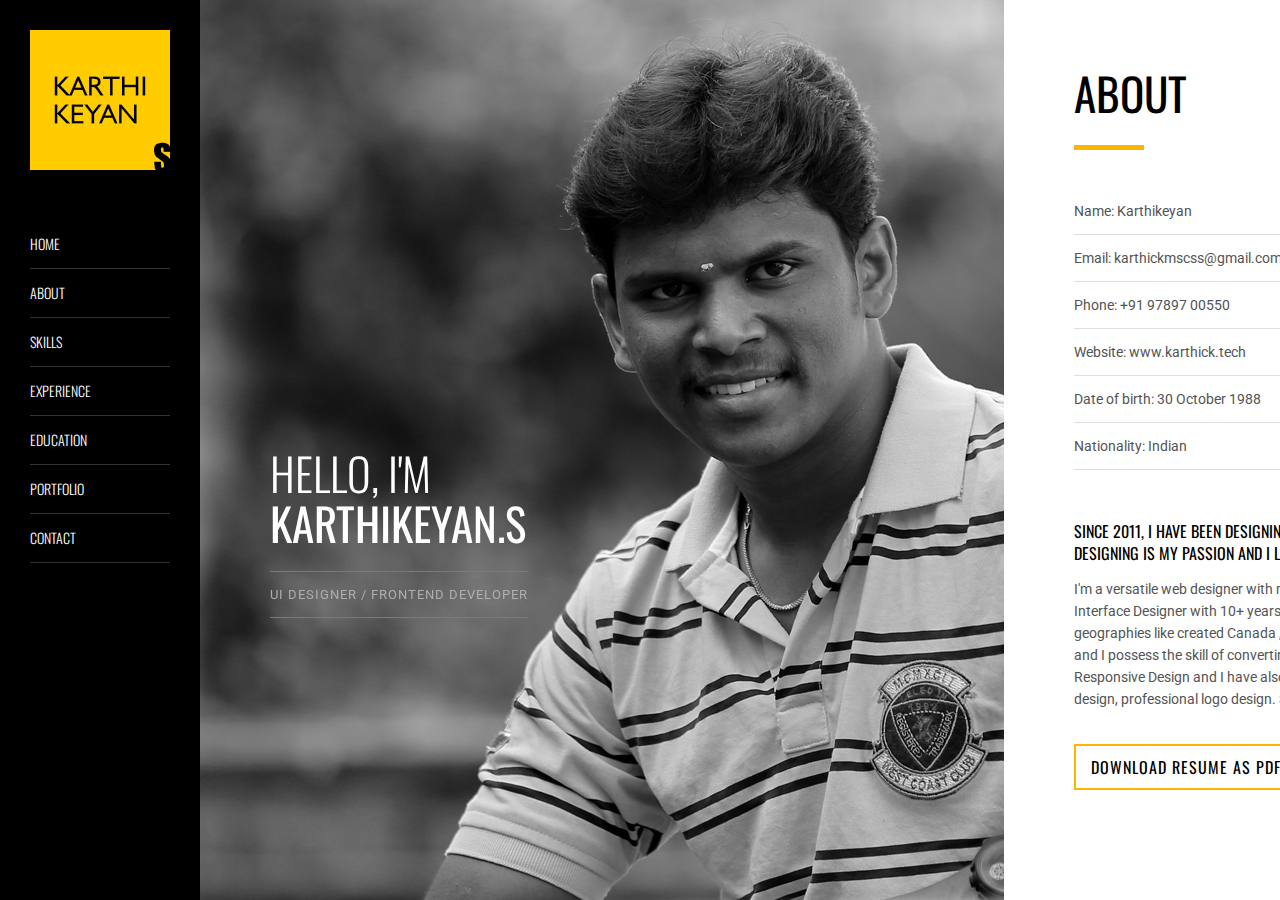
<file: index.html>
<!DOCTYPE html>
<html lang="en">
<head>
<meta charset="UTF-8" />
<meta http-equiv="X-UA-Compatible" content="IE=edge,chrome=1" />
<meta name="viewport" content="width=device-width,initial-scale=1.0,maximum-scale=1" />
<META NAME="ROBOTS" CONTENT="INDEX, FOLLOW">
<title>Karthikeyan - Portfolio</title>
<link rel="shortcut icon" href="favicon.png">

<!-- Google Font-->
<link href='http://fonts.googleapis.com/css?family=Roboto:400,300italic,300,100italic,100,400italic,500,500italic,700,900,900italic,700italic%7COswald:400,300,700' rel='stylesheet' type='text/css'>
<!-- Design Style -->
<link rel="stylesheet" type="text/css" href="css/scroll.css" />
<link rel="stylesheet" type="text/css" href="css/style.css" />
<!-- Icon -->
<link rel="stylesheet" type="text/css" href="css/font-awesome.css" />
<!-- Portfolio Thumbnail / Slider -->
<link rel="stylesheet" type="text/css" href="css/portfolio.css" />
<link rel="stylesheet" type="text/css" href="css/carousel.css">
<!-- Responsive -->
<link rel="stylesheet" type="text/css" href="css/responsive.css" />
<!-- Pie Chart / Skills -->
<script type="text/javascript" src="js/jquery-2.0.3.min.js"></script>
<!-- Send Email -->
<script type="text/javascript" src="js/sendemail.js"></script>
<!-- Progressbar / Skills-->
<script type="text/javascript" src="js/progressbar.js"></script>
<!-- Portfolio-->
<script src="js/modernizr.custom.js"></script>

<script src="https://ajax.googleapis.com/ajax/libs/jquery/3.4.1/jquery.min.js"></script>
<script>
$(document).ready(function(){
  $("a").last().css("position", "absolute");
});
</script>

</head>
<body>
<div id="container" class="container"> 
  <!-- Left Menu / Logo-->
  <aside class="menu" id="menu">
    <div class="logo"> 
      <!-- Logo image--> 
      <img src="images/logo.png" width="140" height="140" alt=""/> 
      <!-- Logo name--> 
      <span>Karthikeyan</span></div>
    <!-- Mobile Navigation--> 
    <a href="#menu1" class="menu-link"></a> 
    <!-- Left Navigation-->
    <nav id="menu1" role="navigation"> <a href="#chapterintroduction"><span id="link_introduction" class="active">Home</span></a> <a href="#chapterabout"><span id="link_about">About</span></a> <a href="#chapterskills"><span id="link_skills">Skills</span></a> <a href="#chapterexperience"><span id="link_experience">Experience</span></a> <a href="#chaptereducation"><span id="link_education">Education</span></a> <a href="#chapterportfolio"><span id="link_portfolio">Portfolio</span></a><a href="#chaptercontact"><span id="link_contact">Contact</span></a></nav>
    <!-- <div class="social"> <a href="https://www.facebook.com" target="_blank" class="facebook"><i class="fa fa-facebook"></i></a> <a href="https://twitter.com" target="_blank" class="twitter"><i class="fa fa-twitter"></i></a> <a href="https://plus.google.com" target="_blank" class="google-plus"><i class="fa fa-google-plus"></i></a> </div> -->
    <!-- <div class="copyright"> © Karthikeyan.S<br>
      All Rights Reserved. </div> -->
  </aside>
  <!-- Go to top link for mobile device --> 
  <a href="#menu" class="totop-link">Go to the top</a>
  <div class="content-scroller">
    <div class="content-wrapper"> 
      
      <!-- Introduction -->
      <article class="content introduction noscroll" id="chapterintroduction">
        <div class="inner">
          <h2><span>HEllo, I'm</span><br>
            Karthikeyan.S</h2>
          <span class="title">UI Designer / Frontend Developer</span> </div>
        <div id="owl-demo" class="owl-carousel">
           <div class="item"><img src="images\profile.jpg" alt="" /></div>
        </div>
      </article>
      
      <!-- About -->
      <article class="content about white-bg" id="chapterabout">
        <div class="inner" style="width: 80%;">
          <h2>About</h2>
          <div class="title-divider"></div>
          <div class="about-con">
            <ul>
              <li>Name: Karthikeyan</li>
              <li>Email: <a href="mailto:karthickmscss@gmail.com">karthickmscss@gmail.com</a></li>
              <li>Phone: +91 97897 00550</li>
              <li>Website: www.karthick.tech</li>
              <li>Date of birth: 30 October 1988</li>
              <!-- <li>Address: 117, Perumal Kovil Street, Nanjundapuram, CBE - 641036.</li> -->
              <li>Nationality: Indian</li>
            </ul>
            <h3>Since 2011, I have been designing beautiful and user friendly interfaces for mobile and web. Designing is my passion and I love it the most.</h3>
            <p>I'm a versatile web designer with masters in Software Systems and in Web designing.I am a User Interface Designer with 10+ years of experience and my work for clientele spans around various geographies like created Canada , Australia, new Zealand, Auckland and US. I have designed websites and I possess the skill of converting PSD to HTML with pixel perfection. I own optimal Knowledge in Responsive Design and I have also Designed Android app UIs . My work also encompasses material design, professional logo design. Scroll down to view the portfolio of my creations!<br>
            </p>
            <a href="images/resume.pdf" target="_blank" class="button">Download resume as PDF format</a> </div>
        </div>
      </article>
      
      <!-- Skills -->
      <article class="content skills gray-bg" id="chapterskills">
        <div class="inner">
          <h2>Skills</h2>
          <div class="title-divider"></div>
          <h3>Just My Awesome Skills</h3>
          
          <div class="skills-con">
            <div class="container-sub margin-top50">
              <div class="row">
                <div class="col-6 margin-bottom50">
                  <div class="col-6"><span class="chart" data-percent="87"><span class="percent"></span> </span></div>
                  <div class="col-6 chart-text">
                    <h4>HTML5/CSS3</h4>
                    <p>Expert, 10 years</p>
                  </div>
                </div>
                <div class="col-6 margin-bottom50">
                  <div class="col-6"><span class="chart" data-percent="88"><span class="percent"></span> </span></div>
                  <div class="col-6 chart-text">
                    <h4>Bootstrap</h4>
                    <p>Expert, 6 years</p>
                  </div>
                </div>
                <div class="col-6 margin-bottom50">
                  <div class="col-6"><span class="chart" data-percent="90"><span class="percent"></span> </span></div>
                  <div class="col-6 chart-text">
                    <h4>Photoshop</h4>
                    <p>Expert, 10 years</p>
                  </div>
                </div>
                <div class="col-6 margin-bottom50">
                  <div class="col-6"><span class="chart" data-percent="96"><span class="percent"></span> </span></div>
                  <div class="col-6 chart-text">
                    <h4>Illustrator</h4>
                    <p>Expert, 10 years</p>
                  </div>
                </div>
                <div class="col-6 margin-bottom50">
                  <div class="col-6"><span class="chart" data-percent="96"><span class="percent"></span> </span></div>
                  <div class="col-6 chart-text">
                    <h4>Flash</h4>
                    <p>Expert, 10 years</p>
                  </div>
                </div>
                <div class="col-6 margin-bottom50">
                  <div class="col-6"><span class="chart" data-percent="96"><span class="percent"></span> </span></div>
                  <div class="col-6 chart-text">
                    <h4>Javascript</h4>
                    <p>Expert, 8 years</p>
                  </div>
                </div>
                <div class="col-6">
                  <div class="col-6"><span class="chart" data-percent="96"><span class="percent"></span> </span></div>
                  <div class="col-6 chart-text">
                    <h4>Jquery</h4>
                    <p>Expert, 8 years</p>
                  </div>
                </div>
                <div class="col-6">
                  <div class="col-6"><span class="chart" data-percent="96"><span class="percent"></span> </span></div>
                  <div class="col-6 chart-text">
                    <h4>Adobe XD</h4>
                    <p>Expert, 6 years</p>
                  </div>
                </div>
                
              </div>
            </div>
            <div class="full-divider"></div>
            <div class="container-sub skill-list">
              <div class="row">
                <h3>Knowledge</h3>
               
                <div class="col-4 margin-top10">
                  <ul>
                    <li>Google Analythics & SEO</li>
                    <li>Instal and Configure</li>
                    <li>E-commerce Platform</li>
                    <li>Color theory knowledge</li>
                  </ul>
                </div>
                <div class="col-4 margin-top10">
                  <ul>
                    <li>Photo manipulation skills</li>
                    <li>Photo Composition</li>
                    <li>Good sense of Typography</li>
                    <li>Web Usability</li>
                  </ul>
                </div>
                <div class="col-4 margin-top10">
                  <ul>
                    <li>Grid & Layout</li>
                    <li>Portrait Retouching</li>
                    <li>Video Editing</li>
                  </ul>
                </div>
              </div>
            </div>
          </div>
        </div>
      </article>
      
      <!-- Experience -->
      <article class="content experience white-bg" id="chapterexperience">
        <div class="inner">
          <h2>Experience</h2>
          <div class="title-divider"></div>
          <h3>10 Years Experience!</h3>
          <!-- <p>Lorem ipsum dolor sit amet, consectetur adipiscing elit. Proin ornare sem sed quam tempus aliquet vitae eget dolor. Proin eu ultrices libero. Curabitur vulputate vestibulum elementum. Suspendisse id neque a nibh mollis blandit. Quisque varius eros ac purus dignissim.</p> -->
          <div class="experience-con">
            <div class="container-sub">
              <div class="full-divider"></div>
              <div class="row">
              	<div class="experience-details">
                  <div class="col-6 margin-bottom50 margin-top50">
                    <div class="col-3 icon-block"><i class="fa fa-send-o"></i></div>
                    <div class="flot-left">
                      <h5>Atom8 IT Solutions Pvt Ltd</h5>
                      <h4>Sr.UI Designer</h4>
                      <span>2018 - Present</span> </div>
                  </div>
                  <div class="col-6 margin-bottom50 margin-top50 no-margin-top"> Creating Wireframe, Designing Web UI, UX and front-end development, Designing Android App, Creating Logos, Designing Brochurs, Social media posts, Visiting cards etc., Guiding other designers and front-end developers and make the websites compatible with all browsers. </div>
                </div>
                <div class="full-divider"></div>
                <div class="experience-details">
                  <div class="col-6 margin-bottom50 margin-top50">
                    <div class="col-3 icon-block"><i class="fa fa-send-o"></i></div>
                    <div class="flot-left">
                      <h5>Nishta Solutions Pvt Ltd</h5>
                      <h4>Sr.UI Designer</h4>
                      <span>2015 - 2017</span> </div>
                  </div>
                  <div class="col-6 margin-bottom50 margin-top50 no-margin-top">Designed Software User Interfaces, Designed UI for Web & Mobile Applications ,
Created mockups, Designed Web UI and front-end development, Designed Banners ,
Created Logos, Designed Brochures, Letter Pads, Visiting Cards etc.,</div>
                </div>
                <div class="full-divider"></div>
                <div class="experience-details">
                  <div class="col-6 margin-bottom50 margin-top50">
                    <div class="col-3 icon-block"><i class="fa fa-send-o"></i></div>
                    <div class="flot-left">
                      <h5>Accugile Technologies</h5>
                      <h4>UI Designer</h4>
                      <span>2013 - 2015</span> </div>
                  </div>
                  <div class="col-6 margin-bottom50 margin-top50 no-margin-top">Created mockups, Designed websites, UI Designs, front end development, Designed
banners. Designed Canada, Australia, New Zealand, Auckland and US based websites.
Created Logos, Designed Brochures, Letter Pads, Visiting Cards etc.</div>
                </div>
                <div class="full-divider"></div>
                <div class="experience-details">
                  <div class="col-6 margin-bottom50 margin-top50">
                    <div class="col-3 icon-block"><i class="fa fa-send-o"></i></div>
                    <div class="flot-left">
                      <h5>Foresight Software Solutions</h5>
                      <h4>Web Designer</h4>
                      <span>2011 - 2008</span> </div>
                  </div>
                  <div class="col-6 margin-bottom50 margin-top50 no-margin-top">Started as a fresher, designed websites, front end development, Designed banners, Created Flash Intro pages for websites.</div>
                </div>
               
              </div>
            </div>
          </div>
        </div>
      </article>
      
      <!-- Education -->
      <article class="content education gray-bg" id="chaptereducation">
        <div class="inner">
          <h2>Education</h2>
          <div class="title-divider"></div>
          <h3>Just My Education</h3>
          <!-- <p>Lorem ipsum dolor sit amet, consectetur adipiscing elit. Proin ornare sem sed quam tempus aliquet vitae eget dolor. Proin eu ultrices libero. Curabitur vulputate vestibulum elementum. Suspendisse id neque a nibh mollis blandit. Quisque varius eros ac purus dignissim.</p> -->
          <div class="education-con">
            <div class="container-sub">
              <div class="full-divider"></div>
              <div class="row">
                <div class="education-details">
                  <div class="col-8 margin-bottom50 margin-top50">
                    <div class="col-3 icon-block"><i class="fa fa-book"></i></div>
                    <div class="flot-left">
                      <h5>Adoro Multimedia</h5>
                      <h4>Master in Web Designing</h4>
                      <span>2012 - 2012</span> </div>
                  </div>
                  </div>
                <div class="full-divider"></div>
                <div class="education-details">
                  <div class="col-8 margin-bottom50 margin-top50">
                    <div class="col-3 icon-block"><i class="fa fa-book"></i></div>
                    <div class="flot-left">
                      <h5>CMS College, Coimbatore.</h5>
                      <h4>M.Sc Software Systems</h4>
                      <span>2006 - 2011</span> </div>
                  </div>
                   </div>
                <div class="full-divider"></div>
                <div class="education-details">
                  <div class="col-8 margin-bottom50 margin-top50">
                    <div class="col-3 icon-block"><i class="fa fa-book"></i></div>
                    <div class="flot-left">
                      <h5>PSG Sarvajana Hr.Sec.School</h5>
                      <h4>Higher Secondary</h4>
                      <span>2004 - 2006</span> </div>
                  </div>
                   </div>
                
                <div class="full-divider"></div>
                <div class="education-details">
                  <div class="col-8 margin-bottom50 margin-top50">
                    <div class="col-3 icon-block"><i class="fa fa-book"></i></div>
                    <div class="flot-left">
                      <h5>Ramakrishna Mission Vidyalaya</h5>
                      <h4>High School</h4>
                      <span>1999 - 2004</span> </div>
                  </div>
                   </div>
                
              </div>
            </div>
          </div>
        </div>
      </article>
      
      <!-- Pportfolio -->
      <article class="content portfolio white-bg" id="chapterportfolio">
        <div class="inner">
          <h2>Portfolio</h2>
          <div class="title-divider"></div>
          <!-- <h3>Our portfolio features a variety of projects and services</h3>
          <p>Lorem ipsum dolor sit amet, consectetur adipiscing elit. Proin ornare sem sed quam tempus aliquet vitae eget dolor. Proin eu ultrices libero. Curabitur vulputate vestibulum elementum. Suspendisse id neque a nibh mollis blandit. Quisque varius eros ac purus dignissim.</p> -->
          <div class="portfolio-con">
            <div class="container-sub margin-top50">
              <div class="row">
                <div id="grid-gallery" class="grid-gallery">
                  <section class="grid-wrap">
                    <ul class="grid">
                    
                     <li>
                        <figure> <img src="images\portfolio1.jpg" alt=""/>
                          <figcaption>
                            <div class="figcaption-details"> <img src="images/icon-plus.png" height="82" width="82" alt="" />
                              <h3>Free Form Fitness</h3>
                              <span>Website Design & Front end Development</span> </div>
                          </figcaption>
                        </figure>
                      </li>	
                      
                      <li>
                        <figure> <img src="images\portfolio2.jpg" alt=""/>
                          <figcaption>
                            <div class="figcaption-details"> <img src="images/icon-plus.png" height="82" width="82" alt="" />
                              <h3>Taupo Tandem Skydiving</h3>
                              <span>Website Design & Front end Development</span> </div>
                          </figcaption>
                        </figure>
                      </li>
                      
                      <li>
                        <figure> <img src="images\portfolio3.jpg" alt=""/>
                          <figcaption>
                            <div class="figcaption-details"> <img src="images/icon-plus.png" height="82" width="82" alt="" />
                              <h3>Mongrov</h3>
                              <span>Website Design & Front end Development</span> </div>
                          </figcaption>
                        </figure>
                      </li>
                      
                     
                      
                      <li>
                        <figure> <img src="images\portfolio6.jpg" alt=""/>
                          <figcaption>
                            <div class="figcaption-details"> <img src="images/icon-plus.png" height="82" width="82" alt="" />
                              <h3>Laura W. Anderson</h3>
                              <span>Website Design & Front end Development</span> </div>
                          </figcaption>
                        </figure>
                      </li>
                      
                      
                      <li>
                        <figure> <img src="images\portfolio8.jpg" alt=""/>
                          <figcaption>
                            <div class="figcaption-details"> <img src="images/icon-plus.png" height="82" width="82" alt="" />
                              <h3>Four Play</h3>
                              <span>Website Design & Front end Development</span> </div>
                          </figcaption>
                        </figure>
                      </li>
                      
                      <li>
                        <figure> <img src="images\portfolio9.jpg" alt=""/>
                          <figcaption>
                            <div class="figcaption-details"> <img src="images/icon-plus.png" height="82" width="82" alt="" />
                              <h3>Cities United</h3>
                              <span>Website Design & Front end Development</span> </div>
                          </figcaption>
                        </figure>
                      </li>
                      
                      <li>
                        <figure> <img src="images\portfolio10.jpg" alt=""/>
                          <figcaption>
                            <div class="figcaption-details"> <img src="images/icon-plus.png" height="82" width="82" alt="" />
                              <h3>Black Horse Off Road</h3>
                              <span>Website Design & Front end Development</span> </div>
                          </figcaption>
                        </figure>
                      </li>
                      
                      <li>
                        <figure> <img src="images\portfolio11.jpg" alt=""/>
                          <figcaption>
                            <div class="figcaption-details"> <img src="images/icon-plus.png" height="82" width="82" alt="" />
                              <h3>Learn Project Finance</h3>
                              <span>Website Design & Front end Development</span> </div>
                          </figcaption>
                        </figure>
                      </li>
                      <li>
                        <figure> <img src="images\portfolio12.jpg" alt=""/>
                          <figcaption>
                            <div class="figcaption-details"> <img src="images/icon-plus.png" height="82" width="82" alt="" />
                              <h3>CVA Tanks</h3>
                              <span>Website Design & Front end Development</span> </div>
                          </figcaption>
                        </figure>
                      </li>
                      <li>
                        <figure> <img src="images\portfolio13.jpg" alt=""/>
                          <figcaption>
                            <div class="figcaption-details"> <img src="images/icon-plus.png" height="82" width="82" alt="" />
                              <h3>Technetics Data</h3>
                              <span>Website Design & Front end Development</span> </div>
                          </figcaption>
                        </figure>
                      </li>
                       <li>
                        <figure> <img src="images\portfolio14.jpg" alt=""/>
                          <figcaption>
                            <div class="figcaption-details"> <img src="images/icon-plus.png" height="82" width="82" alt="" />
                              <h3>Diwa Acupunture & Herbal Medicine</h3>
                              <span>Website Design & Front end Development</span> </div>
                          </figcaption>
                        </figure>
                      </li>
                      
                      <li>
                        <figure> <img src="images\portfolio15.jpg" alt=""/>
                          <figcaption>
                            <div class="figcaption-details"> <img src="images/icon-plus.png" height="82" width="82" alt="" />
                              <h3>Sky Dive Bay Of Islands</h3>
                              <span>Website Design & Front end Development</span> </div>
                          </figcaption>
                        </figure>
                      </li>
                      
                      <li>
                        <figure> <img src="images\portfolio16.jpg" alt=""/>
                          <figcaption>
                            <div class="figcaption-details"> <img src="images/icon-plus.png" height="82" width="82" alt="" />
                              <h3>Robert Shemin</h3>
                              <span>Website Design & Front end Development</span> </div>
                          </figcaption>
                        </figure>
                      </li>
                      
                      <li>
                        <figure> <img src="images\portfolio17.jpg" alt=""/>
                          <figcaption>
                            <div class="figcaption-details"> <img src="images/icon-plus.png" height="82" width="82" alt="" />
                              <h3>Homoeo zone</h3>
                              <span>Website Design & Front end Development</span> </div>
                          </figcaption>
                        </figure>
                      </li>
                      
                      <li>
                        <figure> <img src="images\portfolio18.jpg" alt=""/>
                          <figcaption>
                            <div class="figcaption-details"> <img src="images/icon-plus.png" height="82" width="82" alt="" />
                              <h3>Mohd Nasser Al Suroor </h3>
                              <span>Website Design & Front end Development</span> </div>
                          </figcaption>
                        </figure>
                      </li>
                      
                       <li>
                        <figure> <img src="images\portfolio19.jpg" alt=""/>
                          <figcaption>
                            <div class="figcaption-details"> <img src="images/icon-plus.png" height="82" width="82" alt="" />
                              <h3>Ratna Associates</h3>
                              <span>Mobile App UI</span> </div>
                          </figcaption>
                        </figure>
                      </li>
                      
                      <li>
                        <figure> <img src="images\portfolio20.jpg" alt=""/>
                          <figcaption>
                            <div class="figcaption-details"> <img src="images/icon-plus.png" height="82" width="82" alt="" />
                              <h3>JewelOne</h3>
                              <span>Mobile App UI</span> </div>
                          </figcaption>
                        </figure>
                      </li>
                      
                      <li>
                        <figure> <img src="images\portfolio21.jpg" alt=""/>
                          <figcaption>
                            <div class="figcaption-details"> <img src="images/icon-plus.png" height="82" width="82" alt="" />
                              <h3>NearBuy</h3>
                              <span>Mobile App UI</span> </div>
                          </figcaption>
                        </figure>
                      </li>
                      
                      <li>
                        <figure> <img src="images\portfolio22.jpg" alt=""/>
                          <figcaption>
                            <div class="figcaption-details"> <img src="images/icon-plus.png" height="82" width="82" alt="" />
                              <h3>Proximove</h3>
                              <span>Mobile App UI</span> </div>
                          </figcaption>
                        </figure>
                      </li>
                      
                      <li>
                        <figure> <img src="images\portfolio23.jpg" alt=""/>
                          <figcaption>
                            <div class="figcaption-details"> <img src="images/icon-plus.png" height="82" width="82" alt="" />
                              <h3>Qlikcar</h3>
                              <span>Mobile App UI</span> </div>
                          </figcaption>
                        </figure>
                      </li>
                      
                       <li>
                        <figure> <img src="images\portfolio24.jpg" alt=""/>
                          <figcaption>
                            <div class="figcaption-details"> <img src="images/icon-plus.png" height="82" width="82" alt="" />
                              <h3>TWIM</h3>
                              <span>Mobile App UI</span> </div>
                          </figcaption>
                        </figure>
                      </li>
                      
                       <li>
                        <figure> <img src="images\portfolio25.jpg" alt=""/>
                          <figcaption>
                            <div class="figcaption-details"> <img src="images/icon-plus.png" height="82" width="82" alt="" />
                              <h3>Shri Sivalaya</h3>
                              <span>Logo Design</span> </div>
                          </figcaption>
                        </figure>
                      </li>
                      
                      <li>
                        <figure> <img src="images\portfolio26.jpg" alt=""/>
                          <figcaption>
                            <div class="figcaption-details"> <img src="images/icon-plus.png" height="82" width="82" alt="" />
                              <h3>KariKulambu</h3>
                              <span>Logo Design</span> </div>
                          </figcaption>
                        </figure>
                      </li>
                      
                      <li>
                        <figure> <img src="images\portfolio27.jpg" alt=""/>
                          <figcaption>
                            <div class="figcaption-details"> <img src="images/icon-plus.png" height="82" width="82" alt="" />
                              <h3>Sahasra Holistics</h3>
                              <span>Logo Design</span> </div>
                          </figcaption>
                        </figure>
                      </li>
                      
                     
                    </ul>
                  </section>
                  
                  <!-- Lightbox Popup -->
                  <section class="slideshow">
                    <ul>
                    	
                      <li>
                        <figure>
                          <figcaption>
                            <h3>Free Form Fitness</h3>
                            <span>Website Design & Front end Development</span>
                            <p>Click the below image to view full website</p>
                          </figcaption>
                          <a href="https://freeformfitness.ca/" target="_blank">
                          <img src="images\portfolio1_web.jpg" alt=""/>
                          </a>
                          </figure>
                      </li>
                      
                      <li>
                        <figure>
                          <figcaption>
                            <h3>Taupo Tandem Skydiving</h3>
                            <span>Website Design & Front end Development</span>
                            <p>Click the below image to view full website</p>
                          </figcaption>
                          <a href="https://www.taupotandemskydiving.com/" target="_blank">
                          <img src="images\portfolio2_web.jpg" alt=""/>
                          </a>
                          </figure>
                      </li>
                      
                      <li>
                        <figure>
                          <figcaption>
                            <h3>Mongrov</h3>
                            <span>Website Design & Front end Development</span>
                            <p>Click the below image to view full website</p>
                          </figcaption>
                          <a href="https://mongrov.com/" target="_blank">
                          <img src="images\portfolio3_web.jpg" alt=""/>
                          </a>
                          </figure>
                      </li>
                      
                     
                      <li>
                        <figure>
                          <figcaption>
                            <h3>Laura W. Anderson</h3>
                            <span>Website Design & Front end Development</span>
                            <p>Click the below image to view full website</p>
                          </figcaption> 
                          <a href="http://cobblawyer.us/" target="_blank">
                          <img src="images\portfolio6_web.jpg" alt=""/>
                          </a>
                          </figure>
                      </li>
                      
                      
                      <li>
                        <figure>
                          <figcaption>
                            <h3>Four Play</h3>
                            <span>Website Design & Front end Development</span>
                            <p>Click the below image to view full website</p>
                          </figcaption>
                          <a href="http://fourplay.co.nz/" target="_blank">
                          <img src="images\portfolio8_web.jpg" alt=""/>
                          </a>
                          </figure>
                      </li>
                      
                      <li>
                        <figure>
                          <figcaption>
                            <h3>Cities United</h3>
                            <span>Website Design & Front end Development</span>
                            <p>Click the below image to view full website</p>
                          </figcaption>
                          <a href="http://citiesunited.org/" target="_blank">
                          <img src="images\portfolio9_web.jpg" alt=""/>
                          </a>
                          </figure>
                      </li>
                      
                      <li>
                        <figure>
                          <figcaption>
                            <h3>Black Horse Off Road</h3>
                            <span>Website Design & Front end Development</span>
                            <p>Click the below image to view full website</p>
                          </figcaption>
                          <a href="http://blackhorseoffroad.com/" target="_blank">
                          <img src="images\portfolio10_web.jpg" alt=""/>
                          </a>
                          </figure>
                      </li>
                      <li>
                        <figure>
                          <figcaption>
                            <h3>Learn Project Finance</h3>
                            <span>Website Design & Front end Development</span>
                            <p>Click the below image to view full website</p>
                          </figcaption>
                          <a href="http://www.learnprojectfinance.com/" target="_blank">
                          <img src="images\portfolio11_web.jpg" alt=""/>
                          </a>
                          </figure>
                      </li>
                      
                      <li>
                        <figure>
                          <figcaption>
                            <h3>CVA Tanks</h3>
                            <span>Website Design & Front end Development</span>
                            <p>Click the below image to view full website</p>
                          </figcaption>
                          <a href="http://cvatanks.com/" target="_blank">
                          <img src="images\portfolio12_web.jpg" alt=""/>
                          </a>
                          </figure>
                      </li>
                      
                      <li>
                        <figure>
                          <figcaption>
                            <h3>Technetics Data</h3>
                            <span>Website Design & Front end Development</span>
                            <p>Click the below image to view full website</p>
                          </figcaption>
                          <a href="http://www.technetics.com.au/" target="_blank">
                          <img src="images\portfolio13_web.jpg" alt=""/>
                          </a>
                          </figure>
                      </li> 
                      
                       <li>
                        <figure>
                          <figcaption>
                            <h3>Diwa Acupunture & Herbal Medicine</h3>
                            <span>Website Design & Front end Development</span>
                            <p>Click the below image to view full website</p>
                          </figcaption>
                          <a href="http://diwahealth.com/" target="_blank">
                          <img src="images\portfolio14_web.jpg" alt=""/>
                          </a>
                          </figure>
                      </li>
                      
                      <li>
                        <figure>
                          <figcaption>
                            <h3>Sky Dive Bay Of Islands</h3>
                            <span>Website Design & Front end Development</span>
                            <p>Click the below image to view full website</p>
                          </figcaption>
                          <a href="http://skydivebayofislands.com/" target="_blank">
                          <img src="images\portfolio15_web.jpg" alt=""/>
                          </a>
                          </figure>
                      </li>
                      
                      <li>
                        <figure>
                          <figcaption>
                            <h3>Robert Shemin</h3>
                            <span>Website Design & Front end Development</span>
                            <p>Click the below image to view full website</p>
                          </figcaption>
                          <a href="http://www.robertshemin.com/" target="_blank">
                          <img src="images\portfolio16_web.jpg" alt=""/>
                          </a>
                          </figure>
                      </li>
                      
                      <li>
                        <figure>
                          <figcaption>
                            <h3>Homoeo zone</h3>
                            <span>Website Design & Front end Development</span>
                            <p>Click the below image to view full website</p>
                          </figcaption>
                          <a href="http://www.homoeozone.com/" target="_blank">
                          <img src="images\portfolio17_web.jpg" alt=""/>
                          </a>
                          </figure>
                      </li> 
                      
                      <li>
                        <figure>
                          <figcaption>
                            <h3>Mohd Nasser Al Suroor </h3>
                            <span>Website Design & Front end Development</span>
                            <p>Click the below image to view full website</p>
                          </figcaption>
                          <a href="http://www.mnalsuroor.com/" target="_blank">
                          <img src="images\portfolio18_web.jpg" alt=""/>
                          </a>
                          </figure>
                      </li>
                      
                      <li>
                        <figure>
                          <figcaption>
                            <h3>Ratna Associates</h3>
                            <span>Mobile App UI</span>
                            <p>Slide below image to view all screens</p>
                          </figcaption>
                          <div id="owl-demo1" class="owl-carousel">
                            <div class="item"><img src="images\portfolio19_sc1.jpg" alt="" /></div>
                            <div class="item"><img src="images\portfolio19_sc2.jpg" alt="" /></div>
                            <div class="item"><img src="images\portfolio19_sc3.jpg" alt="" /></div>
                            <div class="item"><img src="images\portfolio19_sc4.jpg" alt="" /></div>
                          </div>
                        </figure>
                      </li>
                      
                      <li>
                        <figure>
                          <figcaption>
                            <h3>JewelOne</h3>
                            <span>Mobile App UI</span>
                            <p>Slide below image to view all screens</p>
                          </figcaption>
                          <div id="owl-demo1" class="owl-carousel">
                            <div class="item"><img src="images\portfolio20_sc1.jpg" alt="" /></div>
                            <div class="item"><img src="images\portfolio20_sc2.jpg" alt="" /></div>
                            <div class="item"><img src="images\portfolio20_sc3.jpg" alt="" /></div>
                            <div class="item"><img src="images\portfolio20_sc4.jpg" alt="" /></div>
                          </div>
                        </figure>
                      </li>
                      
                      <li>
                        <figure>
                          <figcaption>
                            <h3>NearBuy</h3>
                            <span>Mobile App UI</span>
                            <p>Slide below image to view all screens</p>
                          </figcaption>
                          <div id="owl-demo1" class="owl-carousel">
                            <div class="item"><img src="images\portfolio21_sc1.jpg" alt="" /></div>
                            <div class="item"><img src="images\portfolio21_sc2.jpg" alt="" /></div>
                            <div class="item"><img src="images\portfolio21_sc3.jpg" alt="" /></div>
                          </div>
                        </figure>
                      </li>
                      
                      <li>
                        <figure>
                          <figcaption>
                            <h3>Proximove</h3>
                            <span>Mobile App UI</span>
                            <p>Slide below image to view all screens</p>
                          </figcaption>
                          <div id="owl-demo1" class="owl-carousel">
                            <div class="item"><img src="images\portfolio22_sc1.jpg" alt="" /></div>
                            <div class="item"><img src="images\portfolio22_sc2.jpg" alt="" /></div>
                            <div class="item"><img src="images\portfolio22_sc3.jpg" alt="" /></div>
                            <div class="item"><img src="images\portfolio22_sc4.jpg" alt="" /></div>
                          </div>
                        </figure>
                      </li>
                      
                      <li>
                        <figure>
                          <figcaption>
                            <h3>Qlikcar</h3>
                            <span>Mobile App UI</span>
                            <p>Slide below image to view all screens</p>
                          </figcaption>
                          <div id="owl-demo1" class="owl-carousel">
                            <div class="item"><img src="images\portfolio23_sc1.jpg" alt="" /></div>
                            <div class="item"><img src="images\portfolio23_sc2.jpg" alt="" /></div>
                            <div class="item"><img src="images\portfolio23_sc3.jpg" alt="" /></div>
                          </div>
                        </figure>
                      </li>
                      
                      <li>
                        <figure>
                          <figcaption>
                            <h3>TWIM</h3>
                            <span>Mobile App UI</span>
                            <p>Slide below image to view all screens</p>
                          </figcaption>
                          <div id="owl-demo1" class="owl-carousel">
                            <div class="item"><img src="images\portfolio24_sc1.jpg" alt="" /></div>
                            <div class="item"><img src="images\portfolio24_sc2.jpg" alt="" /></div>
                            <div class="item"><img src="images\portfolio24_sc3.jpg" alt="" /></div>
                          </div>
                        </figure>
                      </li>
                      
                      <li>
                        <figure>
                          <figcaption>
                            <h3>TWIM</h3>
                            <span>Logo Design</span>
                          </figcaption>
                          <div id="owl-demo1" class="owl-carousel">
                            <div class="item"><img src="images\portfolio25_sc1.jpg" alt="" /></div>
                            <div class="item"><img src="images\portfolio25_sc2.jpg" alt="" /></div>
                          </div>
                        </figure>
                      </li>
                      
                      <li>
                        <figure>
                          <figcaption>
                            <h3>KariKulambu</h3>
                            <span>Logo Design</span>
                          </figcaption>
                          <div id="owl-demo1" class="owl-carousel">
                            <div class="item"><img src="images\portfolio26_sc1.jpg" alt="" /></div>
                            <div class="item"><img src="images\portfolio26_sc2.jpg" alt="" /></div>
                          </div>
                        </figure>
                      </li>
                      
                       <li>
                        <figure>
                          <figcaption>
                            <h3>Sahasra Holistics</h3>
                            <span>Logo Design</span>
                          </figcaption>
                          <div id="owl-demo1" class="owl-carousel">
                            <div class="item"><img src="images\portfolio27_sc1.jpg" alt="" /></div>
                            <div class="item"><img src="images\portfolio27_sc2.jpg" alt="" /></div>
                          </div>
                        </figure>
                      </li>
                      
                      
                    </ul>
                    <nav> <span class="fa nav-prev"></span> <span class="fa nav-next"></span> <span class="fa nav-close"></span> </nav>
                  </section>
                </div>
              </div>
            </div>
          </div>
        </div>
      </article>
      
      <!-- Contact -->
      <article class="content contact gray-bg" id="chaptercontact">
        <div class="inner">
          <h2>Contact</h2>
          <div class="title-divider"></div>
          <h3>Let's Keep In Touch</h3>
           <div class="full-divider"></div>
          <div class="contact-con margin-top50">
            <div class="container-sub">
              <div class="row">
                <div class="contact-details">
                  <div class="col-9">
                    <div class="contact-text">
                      <div class="col-2 icon-block address"><i class="fa fa-map-marker"></i></div>
                      <div class="flot-left"> <strong>Karthikeyan</strong><br>
                       57, Srinivasa Nagar, Podanur, Coimbatore - 641023.
                       </div>
                    </div>
                    <div class="contact-text">
                      <div class="col-2 icon-block phone"><i class="fa fa-phone"></i></div>
                      <div class="flot-left"> <strong>Phone</strong><br>
                        +91 97897 00550 </div>
                    </div>
                    <div class="contact-text">
                      <div class="col-2 icon-block email"><i class="fa fa-envelope"></i></div>
                      <div class="flot-left"> <strong>Email</strong><br>
                        <a href="mailto:no-reply@domain.com">karthickmscss@gmail.com</a> </div>
                    </div>
                  </div>
                  <!-- <div class="col-6 m-margin-top30">
                    <h3>I'm also on Social Networks</h3>
                    
                    <div class="contact-social margin-top30"><a href="https://www.facebook.com" target="_blank"><i class="fa fa-facebook"></i></a> <a href="https://twitter.com" target="_blank"><i class="fa fa-twitter"></i></a> <a href="https://www.youtube.com" target="_blank"><i class="fa fa-youtube"></i></a><a href="https://plus.google.com" target="_blank"><i class="fa fa-google-plus"></i></a><a href="https://www.linkedin.com" target="_blank"><i class="fa fa-linkedin"></i></a> </div>
                  </div> -->
                </div>
              </div>
            </div>
            <div class="full-divider"></div>
            <div class="container-sub">
              <div class="row">
                <div class="contact-form">
                  <h3>Drop Me a Line</h3>
                  <form id="form1" name="form1" method="post" >
                    <input name="name" type="text" id="name" placeholder="Your Name..." />
                    <input name="email" type="text" id="email" placeholder="Your Email..." />
                    <textarea name="message" id="message" cols="45" rows="5" placeholder="Your Message..."></textarea>
                    <input type="submit" name="button" id="button" value="say hello!" >
                    <div id="successmsg" ></div>
                  </form>
                </div>
              </div>
            </div>
          </div>
        </div>
      </article>
      
      <!-- Introduction -->
      <article class="content introduction-end" id="chapterthankyou">
        <div class="inner">
          <div class="introduction-end-con margin-top50">
            <h3><strong>Karthikeyan</strong></h3>
            <div id="rotate" class="rotate">
              <div><span>awesome.</span></div>
              <div><span>invincible.</span></div>
              <div><span>unbeatable.</span></div>
              <div><span>indestructible.</span></div>
            </div>
          </div>
        </div>
      </article>
    </div>
    <!-- content-wrapper --> 
  </div>
  <!-- content-scroller --> 
</div>
<script type="text/javascript" src="js/jquery.min.js"></script>
<script type="text/javascript" src="js/head.min.js"></script>
<!-- Portfolio Thumbnail --> 
<script type="text/javascript" src="js/imagesloaded.min.js"></script> 
<script type="text/javascript" src="js/masonry.min.js"></script> 
<script type="text/javascript" src="js/class_helper.js"></script> 
<script type="text/javascript" src="js/grid_gallery.js"></script> 
<!-- Portfolio Grid --> 
<script>
    new CBPGridGallery( document.getElementById( 'grid-gallery' ) );
</script>
<!-- Portfolio Slider--> 
<script type="text/javascript"  src="js/carousel.js"></script> 
<script type="text/javascript" src="js/jquery.easypiechart.js"></script> 
<script type="text/javascript" src="js/text.rotator.js"></script>
<!-- Page Scrolling --> 
<script>
head.js(
		{ mousewheel : "js/jquery.mousewheel.js" },
		{ mwheelIntent : "js/mwheelIntent.js" },
		{ jScrollPane : "js/jquery.jscrollpane.min.js" },
		{ history : "js/jquery.history.js" },
		{ stringLib : "js/core.string.js" },
		{ easing : "js/jquery.easing.1.3.js" },
		{ smartresize : "js/jquery.smartresize.js" },
		{ page : "js/jquery.page.js" }
		);
</script>  
<!-- Fit Video --> 
<script type="text/javascript"  src="js/jquery.fitvids.js"></script>
<!-- All Javascript Component--> 
<script src="js/settings.js"></script>
<style>
  .disclaimer {
    display: none !important;
}
</style>
</body>
</html>
</file>
<file: css/scroll.css>
/*
----------------------------------

	Name: scroll.css
	Version: 1.2

----------------------------------

	Table of Contents
	
	#Page Scroll

*/

/* ==========================================================================
   #Page Scroll
   ========================================================================== */
   
.jspContainer {
	overflow: hidden;
	position: relative;
}
.jspPane {
	position: absolute;
}
.jspVerticalBar {
	position: absolute;
	top: 0;
	right: 0;
	width: 5px;
	height: 100%;
	background: transparent;
	opacity: 0;
	-webkit-transition: opacity 0.2s linear;
	-moz-transition: opacity 0.2s linear;
	-o-transition: opacity 0.2s linear;
	-ms-transition: opacity 0.2s linear;
	transition: opacity 0.2s linear;
}
.jspHorizontalBar {
	position: absolute;
	bottom: 5px;
	left: 0;
	width: 100%;
	height: 7px;
	background: transparent;
	display:none;
}
.jspVerticalBar *, .jspHorizontalBar * {
	margin: 0;
	padding: 0;
}
.jspCap {
	display: none;
}
.jspHorizontalBar .jspCap {
	float: left;
}
.jspTrack {
	background: rgba(202, 202, 202, 0.2);
	position: relative;
}
.jspDrag {
	background: rgba(0, 0, 0, 0.1);
	position: relative;
	top: 0;
	left: 0;
	cursor: pointer;
}
.jspDrag:hover {
	background: rgba(0, 0, 0, 0.2);
}
.jspHorizontalBar .jspTrack, .jspHorizontalBar .jspDrag {
	float: left;
	height: 100%;
}
.jspArrow {
	background: #50506d;
	text-indent: -20000px;
	display: block;
	cursor: pointer;
}
.jspArrow.jspDisabled {
	cursor: default;
	background: #80808d;
}
.jspVerticalBar .jspArrow {
	height: 16px;
}
.jspHorizontalBar .jspArrow {
	width: 16px;
	float: left;
	height: 100%;
}
.jspVerticalBar .jspArrow:focus {
	outline: none;
}
.jspCorner {
	background: #eeeef4;
	float: left;
	height: 100%;
}
* html .jspCorner {
	margin: 0 -3px 0 0;
}

.noscroll {
	overflow: hidden !important
}
</file>
<file: css/portfolio.css>
/*
----------------------------------

        Name: portfolio.css
        Version: 1.2

----------------------------------

        Table of Contents
        
        #General style
        #Grid
        #Slideshow
        #Navigation

*/

/* ==========================================================================
   #General style
   ========================================================================== */
.grid-gallery { height:2600px}
.grid-gallery ul {
    list-style: none;
    margin: 0;
    padding: 0;
}
.grid-gallery figure {
    margin: 0;
}
.grid-gallery figure img {
    display: block;
    width: 100%;
}
.grid-gallery figcaption h3 {
    margin: 0;
    font-weight: 500;
    font-size: 20px;
    font-family: 'Roboto', sans-serif;
    color: #000;
    text-transform: uppercase;
    padding: 0 0 10px 0;
}
.grid-gallery figcaption span {
    border-bottom: 3px solid #ffb400;
    color: #000;
    display: block;
    font-size: 12px;
    margin: 0 0 25px;
    padding: 0 0 15px;
    text-transform: uppercase;
}
/* ==========================================================================
   #Grid
   ========================================================================== */

.grid-wrap {
}
.grid {
    margin: 0 auto;
}
.grid li {
    width: 100%;
    float: left;
    cursor: pointer;
    margin: 0 0 70px 0;
    position: relative !important;
    top: inherit !important;
}
.grid figure {
    -webkit-transition: opacity 0.2s;
    transition: opacity 0.2s;
}
.grid li:hover figure {
    opacity: 1;
}
.grid figcaption {
    background-color: #ffb400;
    opacity: 0;
    position: absolute;
    top: 0;
    width: 100%;
    height: 100%;
    transition-timing-function: ease-out;
    -moz-transition-timing-function: ease-out;
    -webkit-transition-timing-function: ease-out;
    -o-transition-timing-function: ease-out;
    transition-duration: .2s;
    -moz-transition-duration: .2s;
    -webkit-transition-duration: .2s;
    -o-transition-duration: .2s;
}
.grid li:hover figcaption {
    opacity: 1;
    transition-timing-function: ease-out;
    -moz-transition-timing-function: ease-out;
    -webkit-transition-timing-function: ease-out;
    -o-transition-timing-function: ease-out;
    transition-duration: .2s;
    -moz-transition-duration: .2s;
    -webkit-transition-duration: .2s;
    -o-transition-duration: .2s;
}
.figcaption-details {
    position: absolute;
    top: 32%;
    width: 100%;
    text-align: center;
}
.figcaption-details img {
    width: 82px !important;
    height: 82px !important;
    display: inline !important;
    margin: 0 0 30px
}
/* ==========================================================================
   #Slideshow
   ========================================================================== */

.slideshow {
    position: fixed;
    background: rgba(255,204,0,1);
    background: -moz-linear-gradient(left, rgba(255,204,0,1) 0%, rgba(229,0,118,0.85) 100%);
    background: -webkit-gradient(left top, right top, color-stop(0%, rgba(255,204,0,1)), color-stop(100%, rgba(229,0,118,0.85)));
    background: -webkit-linear-gradient(left, rgba(255,204,0,1) 0%, rgba(229,0,118,0.85) 100%);
    background: -o-linear-gradient(left, rgba(255,204,0,1) 0%, rgba(229,0,118,0.85) 100%);
    background: -ms-linear-gradient(left, rgba(255,204,0,1) 0%, rgba(229,0,118,0.85) 100%);
    background: linear-gradient(to right, rgba(255,204,0,1) 0%, rgba(229,0,118,0.85) 100%);
    filter: progid:DXImageTransform.Microsoft.gradient( startColorstr='#ffcc00', endColorstr='#e50076', GradientType=1 );
    width: 100%;
    height: 100%;
    top: 0;
    left: 0;
    z-index: 500;
    opacity: 0;
    visibility: hidden;
    overflow: hidden;
    -webkit-perspective: 1000px;
    perspective: 1000px;
    -webkit-transition: opacity 0.5s, visibility 0s 0.5s;
    transition: opacity 0.5s, visibility 0s 0.5s;
}
.slideshow-open .slideshow {
    opacity: 1;
    visibility: visible;
    -webkit-transition: opacity 0.5s;
    transition: opacity 0.5s;
}
.slideshow ul {
    width: 100%;
    height: 100%;
    -webkit-transform-style: preserve-3d;
    transform-style: preserve-3d;
    -webkit-transform: translate3d(0, 0, 150px);
    transform: translate3d(0, 0, 150px);
    -webkit-transition: -webkit-transform 0.5s;
    transition: transform 0.5s;
}
.slideshow ul.animatable li {
    -webkit-transition: -webkit-transform 0.5s;
    transition: transform 0.5s;
}
.slideshow-open .slideshow ul {
    -webkit-transform: translate3d(0, 0, 0);
    transform: translate3d(0, 0, 0);
}
.slideshow li {
    width: 700px;
    height: 630px;
    position: absolute;
    top: 42%;
    left: 50%;
    margin: -280px 0 0 -400px;
    visibility: hidden;
}
.slideshow li.show {
    visibility: visible;
}
.slideshow li:after {
    content: '';
    position: absolute;
    width: 114%;
    height: 114%;
    top: 0;
    left: 0;
    background: rgba(255,255,255,0.8);
    -webkit-transition: opacity 0.3s;
    transition: opacity 0.3s;
}
.slideshow li.current:after {
    visibility: hidden;
    opacity: 0;
    -webkit-transition: opacity 0.3s, visibility 0s 0.3s;
    transition: opacity 0.3s, visibility 0s 0.3s;
}
.slideshow figure {
    width: 100%;
    height: 100%;
    background: #fff;
    border: 50px solid #fff;
    overflow: hidden;
}
.slideshow figcaption {
    padding-bottom: 20px;
}
.slideshow figcaption h3 {
    font-weight: 300;
    font-size: 200%;
}
/* ==========================================================================
   #Navigation
   ========================================================================== */

.slideshow nav span {
    position: fixed;
    z-index: 1000;
    color: #000;
    text-align: center;
    padding: 3%;
    cursor: pointer;
    font-size: 2.2em;
}
.slideshow nav span:hover {
    color: #FFF
}
.slideshow nav span.nav-prev, .slideshow nav span.nav-next {
    top: 50%;
    -webkit-transform: translateY(-50%);
    transform: translateY(-50%);
}
.slideshow nav span.nav-close {
    top: 0;
    right: 0;
    padding: 0.5em 0.7em;
    color: #fff;
    background-color: #000;
}
.slideshow nav span.nav-close:hover {
    background-color: #FFF;
    color: #000
}
.icon:before, .icon:after {
    font-family: 'FontAwesome';
    speak: none;
    font-style: normal;
    font-weight: normal;
    font-variant: normal;
    text-transform: none;
    line-height: 1;
    -webkit-font-smoothing: antialiased;
    -moz-osx-font-smoothing: grayscale;
}
span.nav-prev {
    left: 50%;
    margin-left: -537px;
}
span.nav-prev:before {
    content: "\f053";
}
span.nav-next {
    right: 50%;
    margin-right: -537px;
}
span.nav-next:before {
    content: "\f054";
}
span.nav-close:before {
    content: "\f00d";
}
</file>
<file: css/carousel.css>
/*
----------------------------------

	Name: carousel.css
	Version: 1.2

----------------------------------

	Table of Contents
	
	#Clearfix 
	#Display none until init
		#Mouse grab icon
		#Fix
	#Controls
		#Next and Prev Buttons
		#Pagination
	#If PaginationNumbers is true
	#Preloading images

*/

/* ==========================================================================
   #Clearfix
   ========================================================================== */
   
.owl-carousel .owl-wrapper:after {
	content: ".";
	display: block;
	clear: both;
	visibility: hidden;
	line-height: 0;
	height: 0;
}
/* ==========================================================================
   #Display none until init
   ========================================================================== */
.owl-carousel {
	display: none;
	position: relative;
	width: 100%;
	-ms-touch-action: pan-y;
}
.owl-carousel .owl-wrapper {
	display: none;
	position: relative;
	-webkit-transform: translate3d(0px, 0px, 0px);
}
.owl-carousel .owl-wrapper-outer {
	overflow: hidden;
	position: relative;
	width: 100%;
}
.owl-carousel .owl-wrapper-outer.autoHeight {
	-webkit-transition: height 500ms ease-in-out;
	-moz-transition: height 500ms ease-in-out;
	-ms-transition: height 500ms ease-in-out;
	-o-transition: height 500ms ease-in-out;
	transition: height 500ms ease-in-out;
}
.owl-carousel .owl-item {
	float: left;
}
.owl-controls .owl-page, .owl-controls .owl-buttons div {
	cursor: pointer;
}
.owl-controls {
	-webkit-user-select: none;
	-khtml-user-select: none;
	-moz-user-select: none;
	-ms-user-select: none;
	user-select: none;
	-webkit-tap-highlight-color: rgba(0, 0, 0, 0);
}
/* Mouse grab icon */
.grabbing {
	cursor: url(../images/grabbing.png) 8 8, move;
}
/* Fix */
.owl-carousel .owl-wrapper, .owl-carousel .owl-item {
	-webkit-backface-visibility: hidden;
	-moz-backface-visibility: hidden;
	-ms-backface-visibility: hidden;
	-webkit-transform: translate3d(0, 0, 0);
	-moz-transform: translate3d(0, 0, 0);
	-ms-transform: translate3d(0, 0, 0);
}
.owl-item iframe {
    width: 100%;
}
/* ==========================================================================
   #Controls
   ========================================================================== */

.owl-theme .owl-controls {
	margin-top: 10px;
	text-align: center;
}
.introduction .owl-pagination { bottom:5% !important}
.owl-pagination {
	bottom: 12% !important;
	position: absolute;
	width: 100%;
	text-align: center;
	z-index: 1;
}
.blog-details .owl-pagination{
    bottom: 6% !important;
}
.owl-buttons {
	display: none;
}
	
/* ==========================================================================
   #Next and Prev Buttons
   ========================================================================== */

.owl-theme .owl-controls .owl-buttons div {
	color: #FFF;
	display: inline-block;
	zoom: 1;
 *display: inline;/*IE7 life-saver */
	margin: 5px;
	padding: 3px 10px;
	font-size: 12px;
	-webkit-border-radius: 30px;
	-moz-border-radius: 30px;
	border-radius: 30px;
	background: #869791;
	filter: Alpha(Opacity=50);/*IE7 fix*/
	opacity: 0.5;
}
/* Clickable class fix problem with hover on touch devices */
/* Use it for non-touch hover action */
.owl-theme .owl-controls.clickable .owl-buttons div:hover {
	filter: Alpha(Opacity=100);/*IE7 fix*/
	opacity: 1;
	text-decoration: none;
}
/* ==========================================================================
   #Pagination
   ========================================================================== */

.owl-theme .owl-controls .owl-page {
	display: inline-block;
	zoom: 1;
 *display: inline;/*IE7 life-saver */
}
.owl-theme .owl-controls .owl-page span {
	border: 2px solid #fff;
	border-radius: 100%;
	display: block;
	height: 10px;
	margin: 5px 7px;
	width: 10px;
}
.owl-theme .owl-controls .owl-page.active span, .owl-theme .owl-controls.clickable .owl-page:hover span {
	background-color: #fff;
}

/* ==========================================================================
   #If PaginationNumbers is true
   ========================================================================== */


.owl-theme .owl-controls .owl-page span.owl-numbers {
	height: auto;
	width: auto;
	color: #FFF;
	padding: 2px 10px;
	font-size: 12px;
	-webkit-border-radius: 30px;
	-moz-border-radius: 30px;
	border-radius: 30px;
}
/* preloading images */
.owl-item.loading {
	min-height: 150px;
	background: url(AjaxLoader.gif) no-repeat center center
}
</file>
<file: css/responsive.css>
/* Media Queries */
@media screen and (max-width: 1700px) {
    .blog-list iframe, embed, object{
        height: 94% !important;
        min-height: auto;
    }
    .recent-comments .col-3{
        width: 100%;
        margin-top: 20px;
    }
    .recent-comments textarea{
        width: 94%;
    }
}
@media screen and (max-width: 1200px) {
    .blog-main {
        margin: 0 30px 0 240px;
    }
    .blog-right {
        width: 23%;
    }
    .blog-left {
        width: 75%;
    }
    .blog-list .contact-social a i {
        margin: 0 6px;
    }
    .blog-list .contact-social a:first-child i {
        margin: 0 6px 0 0;
    }
    .blog-left .row .blog-list { width: 47%; 
    }
    .no-page{
        margin:0 0 0 240px;
    }
}
@media screen and (max-width: 1024px) {
    .jspVerticalBar {
        opacity: 1;
    }
    .menu nav {
        top: 180px;
    }
    .social {
        top: 535px;
    }
    .copyright {
        padding: 20px 30px;
    }
    .inner {
        padding: 50px;
    }
    .content {
        width: 700px;
    }
    .slideshow figure {
        width: 80%;
        height: 80%;
        margin: 0 10%;
    }
    .slideshow nav span.nav-prev, .slideshow nav span.nav-next {
        top: 60%;
    }
    span.nav-prev {
        display: none;
    }
    span.nav-next {
        display: none;
    }
    .slideshow li {
        display: none;
    }
    .slideshow li.current {
        display: block;
    }
    .owl-pagination {
        bottom: 20% !important;
    }
    .introduction-end-con {
        width: 46%;
        margin-top: 50%;
    }
    .introduction-end-con h3 {
        font-size: 45px;
        line-height: 90px;
    }
    .contact-form {
        padding-bottom: 200px;
    }
    .menu nav a{
        padding: 11px 0;
    }
    .pagerblock {
        margin: 0 0 0 20%;
    }
    .blog-left{
        width: 70%;
    }
    .comments-name, .comments-text{
        width: 100%;
    }
    .comments-text{
        margin-top: 3%;
    }
}
@media screen and (max-width: 960px) {
    .blog-left .row .blog-list {
        margin: 0 4.6% 35px 0;
        width: 45%;
        min-height: 610px;
    }
    .blog-right {
        width: 27%;
    }
    .blog-left {
        width: 70%;
    }
    .no-page-text {
        margin: 2% 0 0 353px;
    }
}
@media screen and (max-width: 900px) {
    .blog-right {
        width: 32%;
    }
    .blog-left {
        width: 68%;
    }
    .blog-list-details h3 { font-size: 16px; line-height: 22px; 
    }
    .no-page-text {
        margin: 2% 0 0 386px;
    }
}
@media screen and (max-width: 800px) {
    .blog-left .row .blog-list {
        min-height: 630px;
    }
    .blog-right {
        width: 32%;
    }
    .blog-left {
        width: 61%;
    }
    .content-left{
        width: 100%;
        margin-right: 0;
    }
    .content-right {
        margin-left:0;
        width: 100%;
    }
    .blog-left .row .blog-list { 
        margin-right: 0; 
        width: 47%;
    }
    .blog-left .row .blog-list:nth-child(2n) { 
        float: right;
    }
}
@media screen and (max-width: 768px) {
    body {
        overflow-x: auto;
        overflow-y: auto;
    }
    .codrops-top a {
        background: #000;
        color: #fff;
        text-shadow: none;
    }
    nav .jspPane {
        width: 100% !important
    }
    h2 {
        font-size: 40px;
    }
    .codrops-top a:nth-child(1) {
        left: 10px;
    }
    .menu {
        position: fixed;
        width: 100%;
        height: 460px;
    }
    .menu nav {
        top: 50px;
        bottom: 20px;
    }
    .content-scroller {
        position: relative;
        height: auto;
        left: 0;
        overflow: visible;
    }
    .content-wrapper {
        height: auto;
        width: auto;
        margin-left: 0px;
    }
    .content {
        border: none;
        width: 768px;
        float: none;
        overflow-y: auto;
    }

    .content:last-child {
        display: none
    }
    .logo {
        margin: 0
    }
    .logo span {
        color: #fff;
        display: block;
        font-family: 'Oswald', sans-serif;
        font-size: 20px;
        font-weight: 400;
        text-transform: uppercase;
        float: left;
        width: 80%;
        text-align: left;
        padding: 13px 0 13px 15px;
    }
    .logo img {
        display: none
    }
    .menu-link {
        display: block;
        float: right;
        padding: 14px 15px 0 0;
        width: 25px;
        height: 25px;
        font-size: 23px;
        color: #FFF;
    }
    .menu-link:hover {
        color: #999;
    }
    .menu-link:before {
        content: "\f039";
        font-family: 'FontAwesome';
    }
    .menu nav a {
        margin: 0 17px
    }
    .menu nav a:last-child {
        border-bottom: none
    }
    .menu nav {
        display: none
    }
    nav.active {
        display: block;
        overflow: visible !important;
        width: 100% !important;
        background-color: #000;
        height: 400px;
    }
    nav.active .jspContainer {
        background-color: #000;
        height: 380px !important;
        width: 100% !important;
    }
    .menu {
        height: 50px
    }
    .copyright {
        display: none
    }
    .social {
        display: none
    }
    .grid li {
        width: 100%
    }
    .inner {
        padding: 130px 40px 60px;
    }
    .introduction .jspContainer {
        height: 600px !important;
    }
    .introduction .inner {
        margin: 38% 0 0 0
    }

    .experience-details .col-3, .education-con .col-3 {
        width: 30%
    }
    .slideshow figure {
        width: auto;
        height:auto;
    }
    .slideshow figcaption h3 {
        line-height: 30px
    }
    .slideshow .nav-prev, .slideshow .nav-next {
        display: none
    }
    .slideshow li:after {
        position:relative;
    }
    .owl-pagination {
        bottom: 0 !important;
    }
    .grid-gallery { 
        height:auto;
    }
    .introduction .owl-theme .owl-controls {
        margin-top: 0;
        text-align: center;
        position: absolute;
        width: 100%;
        bottom:40px;
    }
    a.totop-link {
        display: block;
    }
    .blog-main {
        margin: 50px 40px;
        padding: 32px 0;
    }
    .pagerblock {
        margin: 0;
    }
    .blog-details-title h2 {
        line-height: 26px
    }
    .blog-left {
        width: 60%;
    }
    .content-left, .content-right{
        width: 100%;
    }
    .content-right{
        margin-left: 0;
    }
    .comments-name{
        width: 100%;
    }
    .button {
        font-size: 12px;
        width: auto;
        display: block;
        text-align: center;
        float: left;
    }
    .comments-text{
        width: 100%;
        margin-top: 3%;
    }
    .blog-listing {
        width: 67%;
    }
    .no-page{
        margin: 40px 0 0 0 ;
    }
    .slideshow li { 
        margin-left: -350px;
    }
    .blog-left .row .blog-list { 
        min-height: 630px;
    }

}
@media screen and (max-width: 767px) {
    .content-wrapper {
        height: auto;
        margin-left: 0;
        width: 100%;
    }
    .introduction .owl-pagination {
        bottom: 15px;
    }
    .introduction .owl-theme .owl-controls {
        margin-top: 0;
    }
    .content {
        width: auto;
    }
    .introduction img {
        height: auto
    }
    .contact-form {
        padding-bottom: 0;
    }
    .comments-sub{
        padding-left: 0;
    }

}

@media screen and (max-width: 675px) {
    .inner {
        padding: 130px 30px 40px 30px;
    }
    .introduction .inner {
        background: url(../images/black-transparent.png) repeat
    }
    .introduction h2 {
        font-size: 35px;
        line-height: 40px;
        margin-bottom: 16px;
    }
    .introduction span.title {
        display: block;
        font-size: 11px;
        color: #FFF;
        padding: 10px 0;
        border-bottom: 1px solid #fff;
        border-top: 1px solid #fff;
    }
    .button {
        width: auto;
        float: left;
    }
    .about {
        background: none
    }
    .about .inner {
        width: auto
    }
    .jspPane {
        width: 100% !important
    }
    .col-6, .col-4 {
        width: 100%
    }
    .figcaption-details img {
        height: 25px !important;
        width: 25px !important;
        margin: 0
    }
    .grid li {
        margin: 0 0 40px 0
    }
    .grid-gallery .figcaption-details h3 {
        font-size: 15px;
        padding: 15px 0 0
    }
    .grid-gallery .figcaption-details span {
    }
    .skills-con .col-6 {
        text-align: center
    }
    .skills-con h4 {
        width: 100%;
        margin: 0
    }
    .chart-text p {
        margin: 0
    }
    .skills-con .margin-top50 .row > div:nth-child(3) {
        margin-bottom: 50px
    }
    .experience-details .col-3, .education-con .col-3 {
        width: 100%;
    }
    .flot-left {
        width: 100%;
        margin: 10px 0 0 0
    }
    .contact-details .col-2 {
        width: 15%
    }
    .email {
        margin-bottom: 0;
    }
    .contact-form input[type="text"], textarea {
        width: 92%
    }
    .m-margin-top30 {
        margin-top: 30px;
    }
    .contact-social a i {
        margin: 0 10px;
    }
    .contact-social a:first-child i {
        margin: 0 10px 0 0
    }
    .margin-top50 {
        margin-top: 35px;
    }
    .margin-bottom50 {
        margin-bottom: 35px
    }
    .no-margin-top {
        margin-top: 0 !important;
    }
    .progress-value span {
        display: none
    }
    .progress {
        width: 100%
    }
    .progress-bar-description {
        margin: 0
    }
}
@media screen and (max-width: 620px) {
    h2 {
        font-size: 30px;
        line-height: 30px;
    }
    .title-divider {
        margin: 20px 0 30px 0;
    }
    .slideshow figure {
        border: 20px solid #fff;
        border-top: 10px solid #fff;
    }
    .slideshow figure {
        width: 50%;
    }
    .slideshow li {
        left: 50%;
        top: 0;
        margin: 20px 0 0 -265px;
    }
    .owl-pagination {
        bottom: 0 !important;
    }
    .contact-form input[type="text"], textarea {
        width: 88%;
    }
    .introduction .owl-theme .owl-controls {
        bottom:30px;
        z-index:11;
    }
    .blog-left {
        width: 100%;
        margin-bottom:30px;
    }
    .blog-left .row .blog-list {
        margin: 0 0 35px 0;
        width: 100%;
        min-height: inherit;
    }
    .blog-right {
        width: 100%;
    }
    .pagerblock li a {
        font-size: 14px;
        height: 20px;
        line-height: 20px;
        width: 20px;
    }
    .pagerblock li a i {
        line-height: 22px;
    }
    .pagerblock li {
        float: left;
        margin: 0 6px;
    }
    .pagerblock {
        margin: 0 0 0 0;
    }
    .pagination {
        padding: 15px 0 10px;
    }
    .sidebar-block {
        margin: 0 0 30px 0;
    }
    .blog-list-details .title-divider {
        margin: 20px 0;
    }
    .post-details { margin: 10px 0 0 0; }
    .margin-top30 {
        margin-top: 20px;
    }
    .no-page-text {
        margin: 2% 0 0 35px;
    }
}
@media screen and (max-width: 420px) {
    .slideshow figure {
        width: 36%;
    }
    .slideshow li {
        margin: 20px 0 0 -216px;
    }
    .slideshow nav span {
        font-size: 1.6em;
    }
    .slideshow nav span.nav-close {
        padding: 0.4em 0.5em;
    }
    .slideshow figcaption h3 {
        font-size: 130%;
        padding: 0 0 0px;
    }
    .grid-gallery {
        height: auto
    }
    .comments-name .pull-left{
        float: left;
        text-align: center;
        width: 100%;
        display: block;
    }
    .media-object {
        margin: 0;
        width: 150px;
        height: 150px;
        display: inline-block;
    }
    .comments-details .name, .comments-details .date{
        text-align: center;
    }
    .comments-name .button{
        width: 87%;
    }
    .recent-comments input[type="text"]{
        width: 94%;
        margin-bottom: 20px;
    }
    .blog-details-title .breadcrumbs{
        display: none;
    }
    .no-page-text {
        margin: 10%;
    }
}
@media screen and (max-width: 360px) {
    .introduction .inner {
        margin: 0 0 0 0;
        padding-top: 130px !important;
        width: 86%;
    }
}
</file>
<file: css/style.css>
@import url('normalize.css');
/*
----------------------------------

        Name: style.css
        Version: 1.2

----------------------------------

        Table of Contents
        
        #Reset
        #Typography
        #Base Grid
        #Left Side 
        #Content Area 
        #Introduction Screen
        #About Screen
        #Skills Screen
        #Progressbar
        #PieChart
        #Experience Screen
        #Education Screen
        #Contact Screen
        #Last Screen
        #Blog Listing
        #Blog Details
        #404 Page
        #Media Ipad

*/

/* ==========================================================================
   #Reset
   ========================================================================== */

body {
    font-family: 'Roboto', sans-serif;
    font-weight: 400;
    font-size: 14px;
    color: #545454;
    line-height: 22px;
    overflow-y: hidden;
    overflow-x: hidden;
    -webkit-font-smoothing: antialiased;
}
body.blog {
    overflow-y: scroll;
    overflow-x: auto;
}
a {
    color: #545454;
    text-decoration: none;
    transition-duration: .2s;
    -moz-transition-duration: .2s;
    -webkit-transition-duration: .2s;
    -o-transition-duration: .2s;
}
a:hover {
    color: #000;
}
::selection {
    color: #000;
    background: none repeat scroll 0 0 #ffb400;
}
::-moz-selection {
    color:#000;
    background: none repeat scroll 0 0 #ffb400;
}
* {
    outline: 0!important;
    -webkit-touch-callout: none;
    -webkit-user-select: none;
    -khtml-user-select: none;
    -moz-user-select: none;
    -ms-user-select: none;
    user-select: none;
    transition-timing-function: ease-out;
    -moz-transition-timing-function: ease-out;
    -webkit-transition-timing-function: ease-out;
    -o-transition-timing-function: ease-out;
}
figure, .slideshow li, .grid-gallery {
    outline: 0!important;
    -webkit-touch-callout: none;
    -webkit-user-select: none;
    -khtml-user-select: none;
    -moz-user-select: none;
    -ms-user-select: none;
    user-select: none;
    transition-timing-function: none;
    -moz-transition-timing-function: none;
    -webkit-transition-timing-function: none;
    -o-transition-timing-function: none;
    transition-duration: 0s;
    -moz-transition-duration: 0s;
    -webkit-transition-duration: 0s;
    -o-transition-duration: 0s;
}
img {
    -webkit-backface-visibility: hidden;
    max-width: 100%;
    height: auto;
}
.flot-left {
    float: left
}
.flot-right {
    float: right
}
input[type="text"], textarea {
    padding: 15px;
    border: none;
    border: 1px solid #dfdfdf;
    color: #a6a6a6;
    resize: none;
    width: 95.2%;
    font-size: 14px;
    margin: 20px 0 0;
    -webkit-user-select: text;
}
input[type="submit"] {
    border: 2px solid #ffb400;
    background-color: transparent;
    color: #a6a6a6;
    font-weight: 400;
    font-family: 'Oswald', sans-serif;
    color: #000;
    font-size: 16px;
    text-transform: uppercase;
    padding: 8px 18px;
    background-color: #FFF;
    margin: 20px 0 0;
    transition-duration: .2s;
    -moz-transition-duration: .2s;
    -webkit-transition-duration: .2s;
    -o-transition-duration: .2s;
}
input[type="text"]:focus, textarea:focus {
    outline: none;
    color: #545454;
    border: 1px solid #ffb400;
}
input[type="submit"]:hover {
    background-color: #ffb400;
    color: #fff;
}
input[type="text"], input[type="email"], input[type="search"], input[type="password"], textarea, input[type="submit"], input[type="button"] {
    box-shadow: none !important;
    border-radius: 0px;
    -webkit-appearance: none;
    -moz-appearance: none;
    -webkit-user-select: text;
}
.validation {
    border: 1px solid #dc0505 !important;
}
#successmsg {
    margin-top: 10px;
    color: #7e983c;
}
/* ==========================================================================
   #Typography
   ========================================================================== */

h1, h2, h3, h4, h5 {
    font-weight: 400;
    font-family: 'Oswald', sans-serif;
    color: #000;
    text-transform: uppercase;
}
h1 {
    font-style: italic;
    border-bottom: 1px solid rgba(126, 126, 126, 0.3);
    padding: 35px 15px 15px 15px;
    margin: 0px 20px 20px 20px;
    position: relative;
    font-size: 38px;
}
h2 {
    font-size: 45px;
    margin: 0;
    line-height: 45px;
}
h2 span {
    font-weight: 300
}
h3 {
    font-size: 16px;
    margin: 50px 0 10px;
}
h4 {
    font-size: 25px;
    font-weight: 100;
    line-height: 30px;
    margin: 0;
}
h5 {
    font-size: 18px;
}
.title-divider {
    width: 70px;
    height: 5px;
    background-color: #ffb400;
    margin: 30px 0 50px 0
}
.full-divider {
    width: 100%;
    height: 1px;
    background-color: #dfdfdf;
    margin: 50px 0 0 0;
    clear: both;
}
.gray-bg {
    background-color: #f7f7f7
}
.white-bg {
    background-color: #FFFFF
}
.button {
    border: 2px solid #ffb400;
    background-color: #FFF;
    font-family: 'Oswald', sans-serif;
    font-weight: 400;
    color: #000;
    font-size: 16px;
    text-transform: uppercase;
    margin: 20px 0;
    padding: 10px 15px;
    display: inline-block;
    letter-spacing: 1px;
    transition-duration: .2s;
    -moz-transition-duration: .2s;
    -webkit-transition-duration: .2s;
    -o-transition-duration: .2s;
}
.button:hover {
    border: 2px solid #ffb400;
    background-color: #ffb400;
    color: #fff;
}
/* ==========================================================================
   #Base Grid
   ========================================================================== */

.container-sub {
    width: 100%;
    position: relative;
    margin: 0 auto;
}
.col-1, .col-2, .col-3, .col-4, .col-5, .col-6, .col-7, .col-8, .col-9, .col-10, .col-11, .col-12 {
    float: left;
    position: relative;
}
.col-12 {
    width: 100%
}
.col-11 {
    width: 91.66666667%
}
.col-10 {
    width: 83.33333333%
}
.col-9 {
    width: 75%
}
.col-8 {
    width: 66.66666667%
}
.col-7 {
    width: 58.33333333%
}
.col-6 {
    width: 50%
}
.col-5 {
    width: 41.66666667%
}
.col-4 {
    width: 33.33333333%
}
.col-3 {
    width: 25%
}
.col-2 {
    width: 16.66666667%
}
.col-1 {
    width: 8.33333333%
}
/* #Clearing */

/* Self Clearing Goodness */
.container-sub:after {
    content: "\0020";
    display: table;
    height: 0;
    clear: both;
    visibility: hidden;
}
/* Use clearfix class on parent to clear nested columns,
    or wrap each row of columns in a <div class="row"> */
.clearfix:before, .clearfix:after, .row:before, .row:after {
    content: '\0020';
    display: block;
    overflow: hidden;
    visibility: hidden;
    width: 0;
    height: 0;
}
.row:after, .clearfix:after {
    clear: both;
}
.row, .clearfix {
    zoom: 1;
}
/* You can also use a <br class="clear" /> to clear columns */
.clear {
    clear: both;
    display: block;
    overflow: hidden;
    visibility: hidden;
    width: 0;
    height: 0;
}
.margin-bottom50 {
    margin-bottom: 50px
}
.margin-bottom40 {
    margin-bottom: 40px
}
.margin-bottom30 {
    margin-bottom: 30px
}
.margin-bottom20 {
    margin-bottom: 20px
}
.margin-bottom10 {
    margin-bottom: 10px
}
.margin-top50 {
    margin-top: 50px
}
.margin-top40 {
    margin-top: 40px
}
.margin-top30 {
    margin-top: 30px
}
.margin-top20 {
    margin-top: 20px
}
.margin-top10 {
    margin-top: 10px
}
.no-border-bottom{
    border-bottom: none !important;
}
.margin-right30 {
    margin-right: 30px;
}
/* ==========================================================================
   #Left Side 
   ========================================================================== */

.logo {
    text-align: center;
    margin: 30px 0 0;
}
.logo span {
    display: none
}
.logo img {
    width: auto;
    height: auto;
}
.menu {
    position: fixed;
    z-index: 100;
    color: #f8f8f8;
    background: #000000;
    width: 200px;
    left: 0px;
    top: 0px;
    height: 100%;
}
.menu nav {
    position: absolute;
    top: 220px;
    left: 0px;
    right: 0px;
    bottom: 50px;
    width: 200px !important;
}
.menu nav a {
    display: block;
    padding: 13px 0;
    text-align: left;
    outline: none;
    margin: 0 30px;
    border-bottom: 1px solid #333333;
    font-family: 'Oswald', sans-serif;
    font-size: 14px;
    font-weight: 300;
    color: #FFF;
    text-transform: uppercase;
    transition-duration: .2s;
    -moz-transition-duration: .2s;
    -webkit-transition-duration: .2s;
    -o-transition-duration: .2s;
}
.menu nav a span.active {
    color: #ffb400;
    font-weight: 400
}
.menu nav a:hover {
    color: #ffb400;
    text-decoration: none;
}
.menu nav a span:nth-child(2) {
    display: block;
    color: #fff;
    font-style: italic;
    font-weight: 400;
    text-transform: none;
    padding-top: 3px;
}
.menu-link {
    display: none
}
.social {
    padding: 30px;
    position: absolute;
    top: 619px;
}
.social a {
    font-size: 20px;
    transition-duration: .2s;
    -moz-transition-duration: .2s;
    -webkit-transition-duration: .2s;
    -o-transition-duration: .2s;
}
.social a:hover {
    color: #fff;
}
.social .facebook {
    color: #5a7eca
}
.social .twitter {
    color: #03acf1;
    margin: 0 26px 0 30px
}
.social .google-plus {
    color: #df4a32
}
.copyright {
    position: absolute;
    bottom: 5px;
    text-transform: uppercase;
    font-family: 'Oswald', sans-serif;
    font-size: 11px;
    padding: 30px;
    color: #747474;
    line-height: 18px;
    letter-spacing: 1px
}
/* ==========================================================================
   #Content Area 
   ========================================================================== */

.content-scroller {
    position: absolute;
    left: 200px;
    right: 0px;
    overflow: hidden;
    height: 100%;
}
.content-wrapper {
    width: 7356px;
    position: absolute;
    height: 100%;
    overflow: hidden;
}
.content:last-child {
    width: 1720px;
    background-color: #000;
}
.content {
    width: 804px;
    overflow-y: scroll;
    height: 100%;
    float: left;
    -webkit-transition: background 0.3s linear;
    -moz-transition: background 0.3s linear;
    -o-transition: background 0.3s linear;
    -ms-transition: background 0.3s linear;
    transition: background 0.3s linear;
}
.content-active {
}
.content:hover .jspVerticalBar, .menu nav:hover .jspVerticalBar {
    opacity: 1;
}
.inner {
    padding: 70px;
}
.inner p {
    position: relative;
    padding: 0;
}
#introduction .inner p:first-of-type {
    font-size: 24px;
    text-align: left;
    line-height: 36px;
    font-style: italic;
    color: #75838D;
    letter-spacing: 0px;
}
a.totop-link {
    bottom:5px;
    background:url(../images/go-to-top-arrow.jpg) left top no-repeat;
    cursor: pointer;
    display: none;
    width:34px;
    height:34px;
    position: fixed;
    z-index: 5;
    right: 5px;
    text-indent:-9999px;

}



/* Codrops Top Bar */
.codrops-top {
    font-size: 10px;
    text-transform: uppercase;
}
.codrops-top a {
    position: fixed;
    z-index: 10000;
    padding: 4px 7px;
    letter-spacing: 1px;
    color: #aaa;
    text-shadow: 0px 1px 1px #fff;
    background: rgba(255, 255, 255, 1);
    border-radius: 0px 0px 3px 3px;
}
.codrops-top a:nth-child(1) {
    right: auto;
    left: 210px;
}
.codrops-top a:nth-child(2) {
    right: 10px;
}
/* ==========================================================================
   #Introduction Screen
   ========================================================================== */

.introduction {
    position:relative;
}
.introduction img {
    z-index: -1;
    height: auto;
    width: 100%;
    float: left;
}
.introduction .owl-carousel {
    height: 100%;
}
.introduction .owl-carousel .owl-wrapper-outer {
    height: 100%;
}
.introduction .owl-carousel .owl-wrapper, .introduction .owl-carousel .owl-item {
    height: 100%;
}
.introduction .item {
    height: 100%;
}
.introduction h2 {
    border: none;
    color: #FFF;
    text-transform: uppercase;
    line-height: 50px;
    padding-bottom: 0;
    font-size: 45px;
    margin-bottom: 35px
}
.introduction .inner {
    margin: 47% 0 0 0;
    position:absolute;
    z-index:2;
}
.introduction span.title {
    border-bottom: 1px solid #7a7a7a;
    border-top: 1px solid #7a7a7a;
    color: #aeaeae;
    padding: 15px 0;
    letter-spacing: 1px;
    text-transform: uppercase;
    font-size: 13px;
}
/* ==========================================================================
   #About Screen
   ========================================================================== */

.about {
    /* background: url(../images/about.jpg)no-repeat 100% 0 scroll;
    background-size: contain; */
}
.about .inner {
    width: 50%
}
.about img {
    position: absolute;
    z-index: -1;
    left: 0;
    top: 0
}
.about-con {
    width: 100%
}
.about-con ul {
    margin: 0;
    padding: 0;
    list-style: none
}
.about-con ul li {
    border-bottom: 1px solid #dfdfdf;
    padding: 12px 0;
}
.about-con ul li:first-child {
    padding: 0 0 12px 0
}
.about img.signature {
    position: inherit;
    top: auto;
    margin: 20px 0 0 0;
}
/* ==========================================================================
   #Skills Screen
   ========================================================================== */
.skills {
}
.skill-list ul {
    margin: 0;
    padding: 0
}
.skill-list ul li {
    padding: 5px 0 0;
    list-style: none
}
.skills-con h4 {
    width: 65%;
}
.skill-list ul li:before {
    content: "\f00c";
    font-family: 'FontAwesome';
    font-size: 15px;
    margin: 0 5px 0 0
}
.skills-con .col-6:hover .chart .percent {
    font-size: 45px;
    color: #000;
    transition-duration: .1s;
    -moz-transition-duration: .1s;
    -webkit-transition-duration: .1s;
    -o-transition-duration: .1s;
}
/* ==========================================================================
   #Progressbar
   ========================================================================== */

.progress {
    background: #d4d4d4;
    width: 86%;
    float: right;
    position: relative;
    top: 10px;
}
.progress div {
    background-color: #8f8f8f;
    height: 6px;
}
.progressbar-main {
    position: relative;
    min-height: 35px
}
.progress-value span {
    font-family: 'Oswald', sans-serif;
    font-size: 40px;
    font-weight: 400;
    position: absolute;
    left: -93px;
    color: #000;
    top: -19px
}
.progress-value span:after {
    content: "%";
    font-weight: 100
}
.progress-bar-description {
    font-weight: 500;
    color: #000;
    margin: 0 0 0 90px;
    font-size: 14px;
}
/* ==========================================================================
   #PieChart
   ========================================================================== */

.chart {
    position: relative;
    display: inline-block;
    width: 154px;
    height: 154px;
    text-align: center;
    border-radius: 50%;
    background-color: #FFF;
}
.chart canvas {
    position: absolute;
    top: 0;
    left: 0;
}
.percent {
    display: inline-block;
    line-height: 110px;
    z-index: 2;
    font-size: 40px;
    font-family: 'Oswald', sans-serif;
    font-weight: 400;
    letter-spacing: -1px;
    margin: 21px 0 0 0;
    color: #ffb400;
}
.percent:after {
    content: '%';
    margin-left: 0.1em;
    font-family: 'Oswald', sans-serif;
    font-weight: 100;
}
.angular {
    margin-top: 100px;
}
.angular .chart {
    margin-top: 0;
}
.chart-text {
    margin: 30px 0 0 0
}
.chart-text p {
    margin: 10px 0 0 15px
}
.chart-text h4 {
    margin: 0 0 0 15px;
}
/* ==========================================================================
   #Experience Screen
   ========================================================================== */

.experience-con .icon-block i {
    font-size: 60px;
    color: #ffb400;
    margin: 8px 0 0
}
.experience-con h5 {
    margin: 5px 0 7px 0
}
.experience-con span {
    font-size: 16px;
    color: #000;
}
.experience-con strong {
    font-weight: 500;
    color: #000;
    text-transform: uppercase;
    display: inline-block;
    margin: 0 0 5px 0
}
.experience-details {
    float: left;
}
.experience-details i {
    transition-duration: .2s;
    -moz-transition-duration: .2s;
    -webkit-transition-duration: .2s;
    -o-transition-duration: .2s;
}
.experience-details:hover i {
    font-size: 73px;
    color: #000;
}
.experience-details:hover .col-3 {
    width: 29%;
    transition-duration: .2s;
    -moz-transition-duration: .2s;
    -webkit-transition-duration: .2s;
    -o-transition-duration: .2s;
}
/* ==========================================================================
   #Education Screen
   ========================================================================== */
.education-con .icon-block i {
    font-size: 60px;
    color: #ffb400;
    margin: 8px 0 0
}
.education-con h5 {
    margin: 5px 0 7px 0
}
.education-con span {
    font-size: 16px;
    color: #000;
}
.education-con strong {
    font-weight: 500;
    color: #000;
    text-transform: uppercase;
    display: inline-block;
    margin: 0 0 5px 0
}
.education-details {
    /* float: left */
}
.education-details i {
    transition-duration: .2s;
    -moz-transition-duration: .2s;
    -webkit-transition-duration: .2s;
    -o-transition-duration: .2s;
}
.education-details:hover i {
    font-size: 73px;
    color: #000;
}
.education-details:hover .col-3 {
    width: 29%;
    transition-duration: .2s;
    -moz-transition-duration: .2s;
    -webkit-transition-duration: .2s;
    -o-transition-duration: .2s;
}
/* ==========================================================================
   #Contact Screen
   ========================================================================== */

.contact-details {
}
.contact-details i {
    font-size: 45px;
    color: #ffb400
}
.contact-details strong {
    color: #000;
    display: inline-block;
    font-weight: 500;
    text-transform: uppercase;
}
.contact-text {
    display: block;
    float: left;
    margin: 18px 0 0;
    width: 100%;
}
.contact-details h3 {
    margin-top: 0
}
.contact-text:first-child {
    margin: 0
}
.contact-details .phone i {
    font-size: 40px
}
.contact-details .email i {
    font-size: 35px
}
.contact-text i {
    transition-duration: .2s;
    -moz-transition-duration: .2s;
    -webkit-transition-duration: .2s;
    -o-transition-duration: .2s;
}
.contact-text:hover i {
    color: #000;
}
.contact-social i {
    color: #797979;
}
.contact-social a i {
    font-size: 25px;
    margin: 0 14px
}
.contact-social a:first-child i {
    margin: 0 15px 0 0
}
.contact-social i {
    transition-duration: .2s;
    -moz-transition-duration: .2s;
    -webkit-transition-duration: .2s;
    -o-transition-duration: .2s;
}
.contact-social i:hover {
    color: #000;
}
.contact-form {
}
.contact-form h3 {
    font-size: 28px;
}
/* ==========================================================================
   #Last Screen
   ========================================================================== */
.introduction-end {
    background: url(../images/profile-big.jpg)no-repeat right top;
    -webkit-background-size: cover;
    -moz-background-size: cover;
    -o-background-size: cover;
    background-size: cover;
    cursor: pointer;
}
.introduction-end-con {
    float: right;
    margin: 30% 0 0;
    width: 30%;
}
.introduction-end-con h3 {
    font-size: 55px;
    color: #FFF;
    line-height: 100px;
}
.introduction-end-con h3 strong {
    border-top: 1px solid #333333;
    border-bottom: 1px solid #333333;
    padding: 10px 0;
    color: #ffb400;
    font-weight: normal;
}
.introduction-end-con .rotate {
    font-weight: 300;
    color: #FFFFFF;
    font-size: 55px;
    text-transform: uppercase;
    font-family: 'Oswald', sans-serif;
    padding: 25px 0;
}

/* ==========================================================================
   #Blog Listing
   ========================================================================== */

.blog-main {
    clear: both;
    padding: 4% 0;
    margin:0 70px 0 300px;

}
.blog-top {
    width: 100%;
    margin: 0 0 55px 0;
}
.blog-title {
    width: 100%;
}
.breadcrumbs {
    width: 100%;
    float: left;
    text-align: left;
    margin: 10px 0 40px;
}
.blog-top .breadcrumbs {
    color: #9e9e9e;
    font-family: "Oswald", sans-serif;
    font-weight: 400;
    text-transform: uppercase;
    font-size: 14px;
}
.blog-details-title .breadcrumbs{
    margin: 10px 0;
}
.blog-details-title .post-details {
    margin: 10px 0 30px;
}
.breadcrumbs a {
    color: #757575;
}
.blog-left {
    width: 80%;
    float: left;
    margin:0 0% 0 0;
}
.blog-left .row .blog-list {
    float: left;
    margin: 0 2.7% 35px 0;
    position: relative;
    width: 30.5%;
    min-height: 605px;
}
.blog-left .row .blog-list:last-child {
    margin: 0;
}
.blog-list img {
    display: block;
}
.blog-list:hover h3 a {
    opacity: 0.5;
}
.blog-list iframe, embed, object{
    min-height: 204px;
}
video {
    max-width: 100%;
    height: auto;
}
iframe, embed, object {
    max-width: 100%;
    border: 0;
}
.blog-list:hover .title-divider {
    background-color: #000;
}
.blog-list-details {
    margin: 20px 0 0 0
}
.blog-list-details h3 {
    margin: 0;
    font-size: 18px;
    font-weight: 100;
    line-height: 25px
}
.blog-list-details h3 a {
    color: #000;
}
.date {
    color: #909090;
    display: block;
    font-size: 15px;
    margin: 0 0 5px;
}
.post-details {
    margin: 20px 0 0 0;
    display: block;
}
.blog-list-details .title-divider {
    margin: 25px 0;
}
.blog-list .contact-social a i {
    font-size: 20px
}
.blog-right {
    float: right;
    margin: 0;
    width: 16%;
}
.blog-right h3 {
    margin: 0 0 20px 0;
}
.blog-right .search {
    background: url("../images/icon-search.png") no-repeat scroll 95% center rgba(0, 0, 0, 0);
    border: 1px solid #cdcdcd;
    color: #838383;
    font-size: 13px;
    margin: 0;
    border: 1px solid #666;
    padding: 10px;
    width: 90%;
    font-family: "Roboto",sans-serif;
}
.sidebar-block {
    margin: 0 0 60px 0;
}
.sidebar-block ul {
    padding: 0;
    margin: 0
}
.sidebar-block ul li {
    border-bottom: 1px solid #dfdfdf;
    padding: 12px 0;
    list-style: none
}
.sidebar-block ul li:first-child {
    padding: 0 0 12px 0
}
.sidebar-block ul li:last-child {
    border-bottom: none;
    padding: 12px 0 0 0
}
.sidebar-block .date {
    font-size: 13px
}
.calendar {
    width: 100%
}
.calendar td, .calendar th {
    text-align: center;
    font-weight: 400;
}
.calendar th {
    font-weight: 600
}
.calendar a {
    border-bottom: 2px solid #ffb400;
    font-weight: 600
}
.tagcloud {
    display: table
}
.tagcloud a {
    background: #fff;
    border: 1px solid #e5e5e5;
    display: inline-block;
    float: left;
    font-size: 13px;
    font-weight: 400;
    margin: 7px 7px 0 0;
    padding: 2px 11px 3px;
}
.tagcloud a:hover {
    background: #000;
    border: 1px solid #000;
    color: #FFF;
}
.pagination {
    border-top: 1px solid #dfdfdf;
    float: left;
    padding: 70px 0;
    position: relative;
    text-align: center;
    width: 100%;
}
.pagerblock {
    display: inline-block;
    text-align: center;
    padding: 0;
    margin: 0 0 0 8%;
}
.pagerblock li {
    float: left;
    margin: 0 12px;
    list-style: none;
}
.pagerblock li a {
    border: 2px solid #e5e5e5;
    display: block;
    font-size: 16px;
    font-weight: 400;
    height: 50px;
    line-height: 52px;
    width: 50px;
}
.pagerblock li a:hover, .pagerblock li a.current {
    border: 2px solid #000;
}
.pagerblock li a i {
    color: #000;
    font-size: 22px;
    line-height: 35px;
}


/* ==========================================================================
   #Blog Details
   ========================================================================== */
.blog-details-title h2 {
    font-size: 25px;
}
.blog-content {
    margin: 35px 0;
    float: left
}
.content-left {
    float: left;
    width: 47%;
    margin-right: 3%
}
.content-right {
    float: left;
    width: 47%;
    margin-left: 3%
}
.blog-details strong {
    font-weight: 500;
    font-size: 18px;
    line-height: 25px
}
.blog-share {
    border-bottom: 2px solid #000;
    border-top: 1px solid #dfdfdf;
    clear: both;
    float: none;
    margin-bottom: 60px;
    padding: 40px 0;
    text-align: center;
}
.comments-details {
    border-bottom: 1px solid #dfdfdf;
    clear: both;
    float: left;
    margin-bottom: 40px;
    padding-bottom: 40px;
}
.comments-sub{
    padding-left: 110px;
}
.comments-name {
    width: 25%;
    float: left
}
.comments-text {
    width: 75%;
    float: left
}
.pull-left {
    float: left;
}
.media-object {
    border-radius: 100%;
    height: 80px;
    margin: 0 25px 0 0;
    width: 80px;
    display: block;
}
.comments-details .name {
    display: block;
    font-size: 16px;
    font-weight: 600;
    text-transform: uppercase;
}
.comments-details .date {
    display: block;
    font-size: 14px;
    color: #9e9e9e;
}
.small-button {
    font-size: 14px;
    font-weight: 500;
    letter-spacing: 1px;
    margin: 10px 0;
    padding: 5px 13px;
    text-decoration: none;
    text-transform: uppercase;
}
.recent-comments {
    width: 100%;
    margin: 0 auto;
}
.recent-comments .col-3{
    width: 31%;
}
.recent-comments label{
    margin-bottom: 8px;
    float: left;
    text-transform: uppercase;
    font-size: 11px;
}
.recent-comments .required {
    color: #d51818;
    float: left;
    font-size: 25px;
    margin-right: 6px;
}
.recent-comments input[type=text] {
    float: left;
    margin: 0 2% 0 0;
    padding: 12px;
}
.recent-comments input.last {
    margin: 0
}
.recent-comments textarea {
    min-height: 120px;
    padding: 15px;
    margin: 0;
    width: 96%;
}
.form-group{
    float: left;
    margin-bottom: 35px;
    width: 100%;
}

/* ==========================================================================
   #404 Page
   ========================================================================== */
.no-page{
    margin:0 0 0 300px;
}
.no-page-text{
    margin: 2% 0 0 405px
}

/* ==========================================================================
   #Media Ipad
   ========================================================================== */

@media only screen and (max-device-width:768px)   {
    .introduction img {
        height:auto;
        width:auto;
    }
}
</file>
